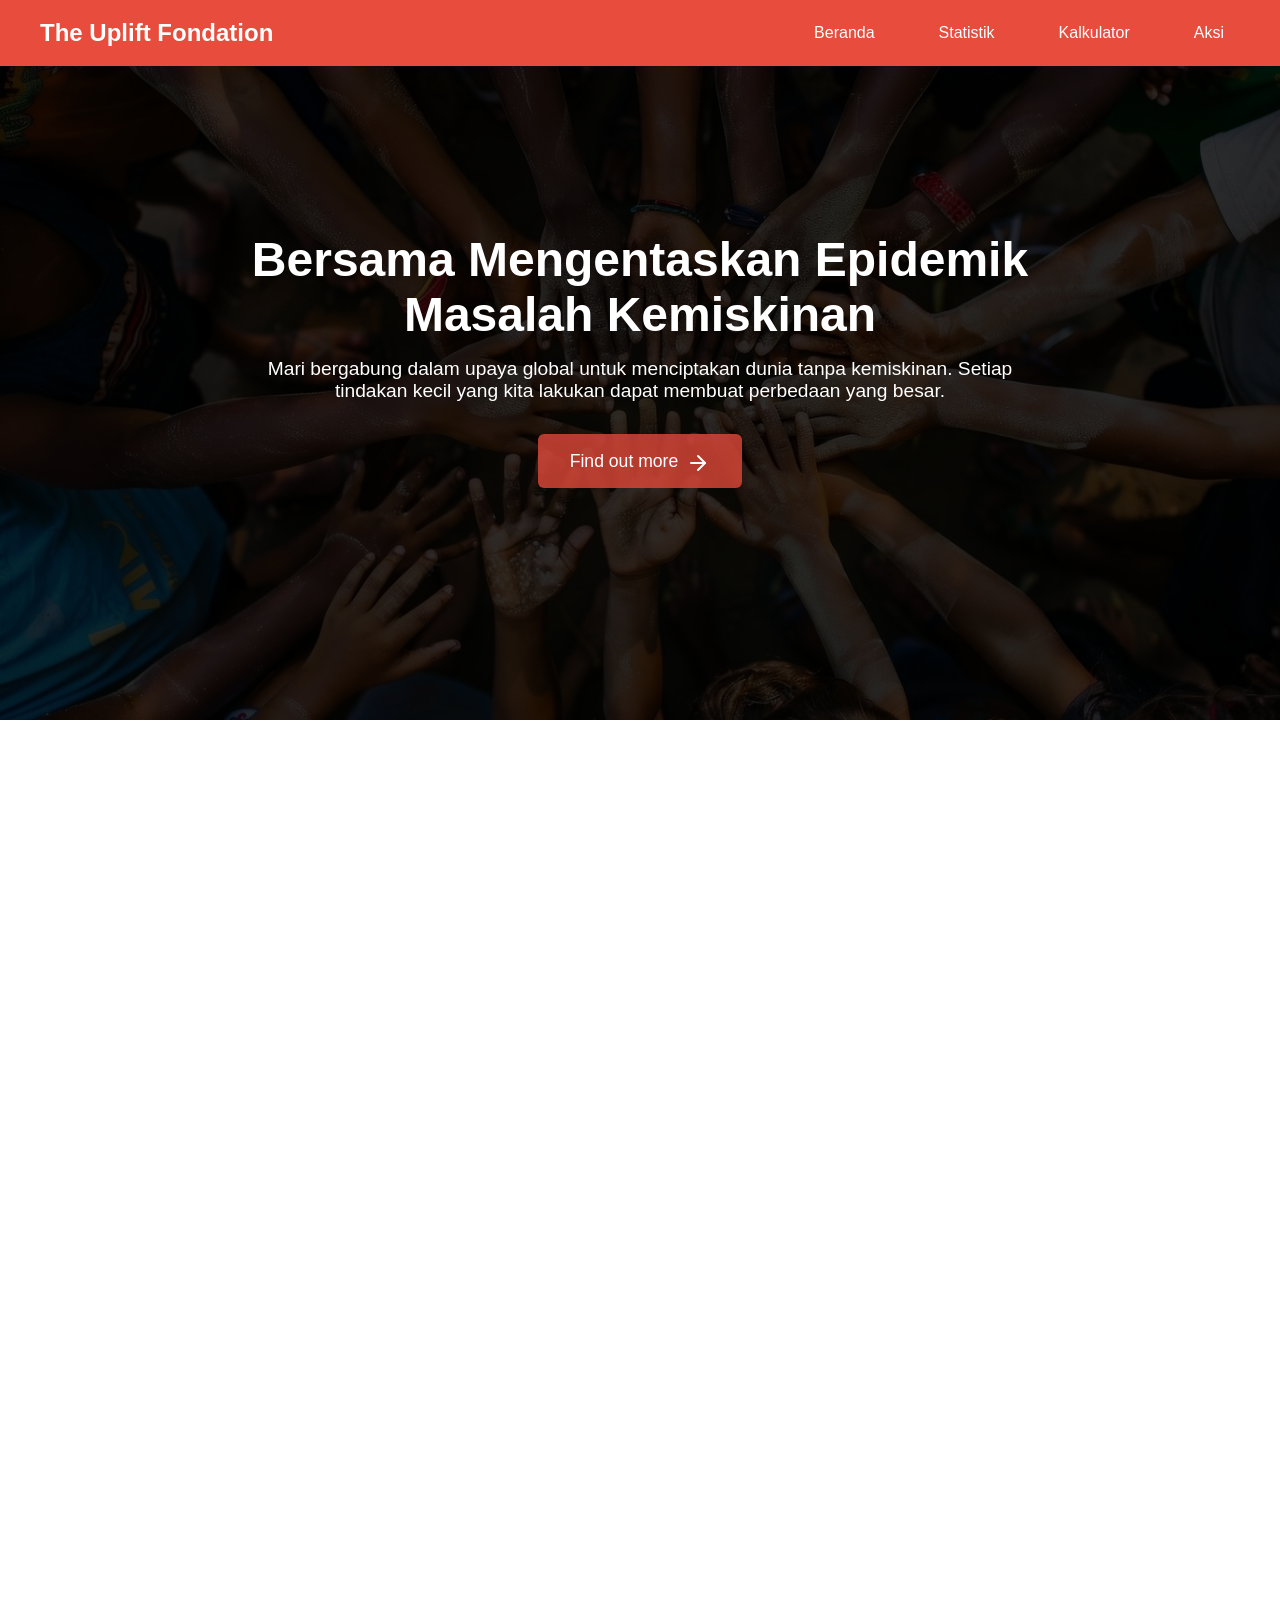
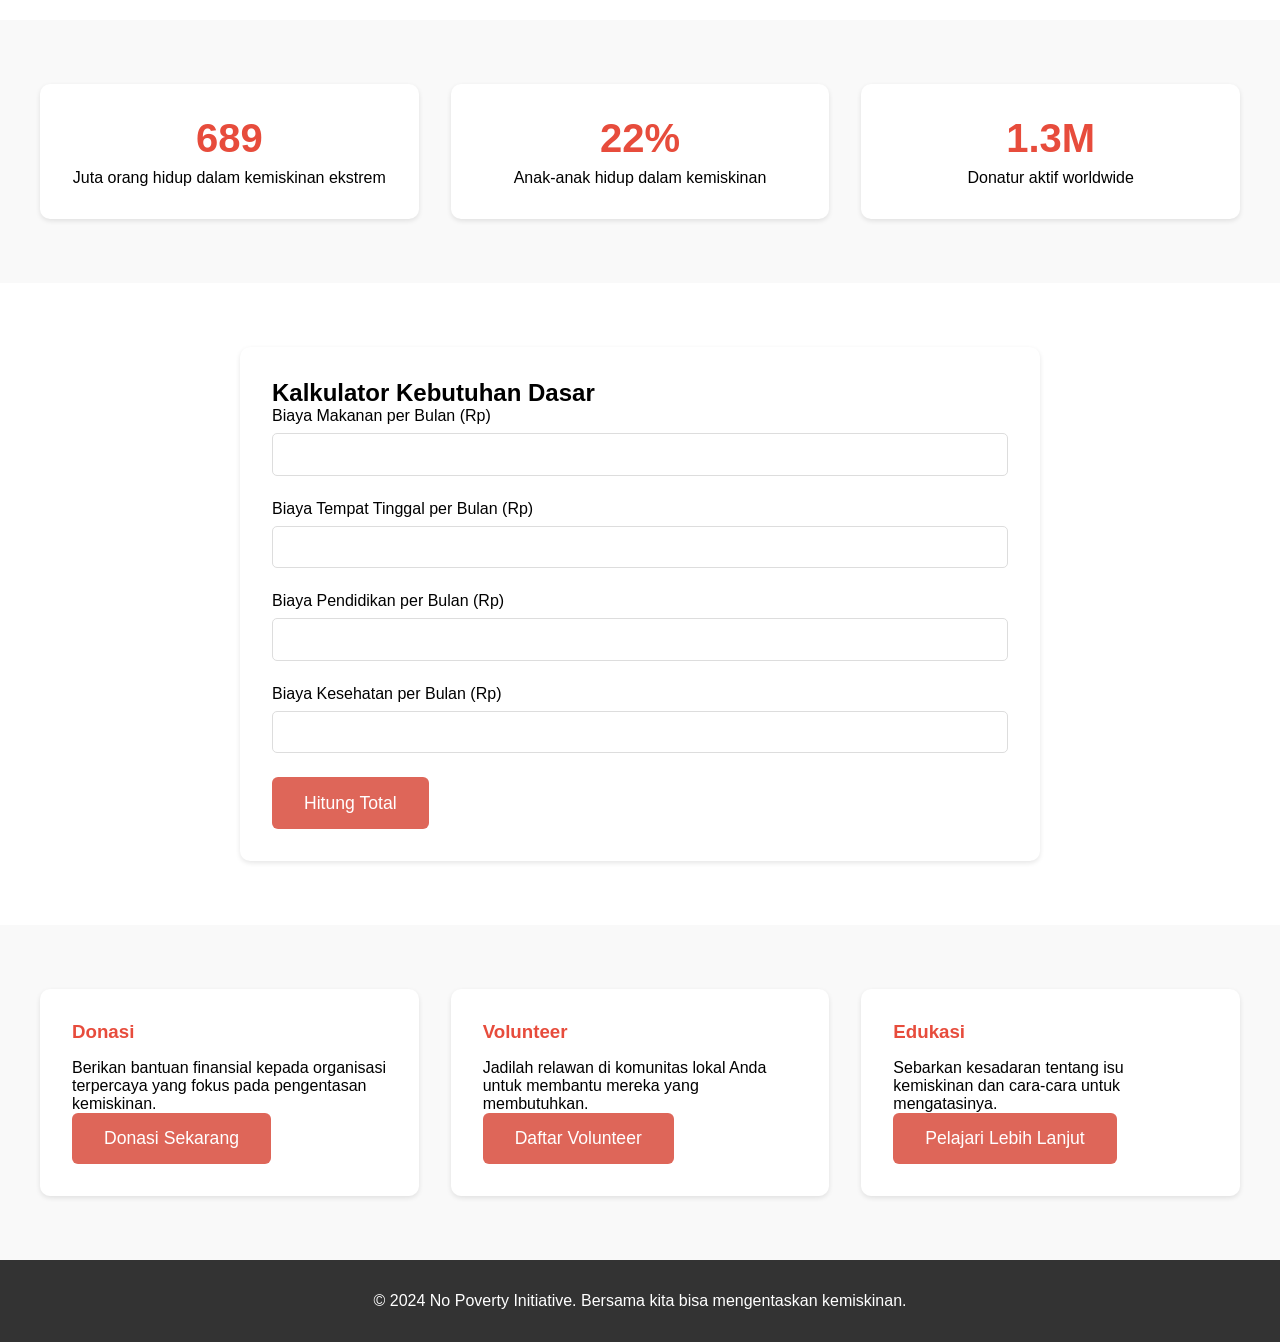
<file: aset/index.html>
<!DOCTYPE html>
<html lang="id">
<head>
    <meta charset="UTF-8">
    <meta name="viewport" content="width=device-width, initial-scale=1.0">
    <title>No Poverty - Edukasi Pengentasan Kemiskinan</title>
    <style>
        * {
            margin: 0;
            padding: 0;
            box-sizing: border-box;
            font-family: 'Segoe UI', Tahoma, Geneva, Verdana, sans-serif;
        }

        /* Navbar Styles */
        .navbar {
            padding: 1rem;
            position: fixed;
            width: 100%;
            top: 0;
            z-index: 1000;
            transition: all 0.3s ease;
        }

        .navbar-default {
            background-color: #e74c3c;
        }

        .navbar-scrolled {
            background-color: white;
            box-shadow: 0 2px 10px rgba(0,0,0,0.1);
        }

        .navbar-scrolled .logo {
            color: #e74c3c;
        }

        .nav-container {
            max-width: 1200px;
            margin: 0 auto;
            display: flex;
            justify-content: space-between;
            align-items: center;
        }

        .logo {
            color: white;
            font-size: 1.5rem;
            font-weight: bold;
            transition: all 0.3s ease;
        }

        .nav-links {
            display: flex;
            gap: 2rem;
        }

        .nav-links a {
            color: white;
            text-decoration: none;
            font-weight: 500;
            transition: all 0.3s ease;
            padding: 0.5rem 1rem;
            border-radius: 4px;
        }

        /* Hover effect untuk navbar default (merah) */
        .navbar-default .nav-links a:hover {
            background-color: rgba(255, 255, 255, 0.9);
            color: #e74c3c;
        }

        /* Hover effect untuk navbar scrolled (putih) */
        .navbar-scrolled .nav-links a {
            color: #333;
        }

        .navbar-scrolled .nav-links a:hover {
            background-color: #e74c3c;
            color: white;
        }

        /* Hero Section */
        .hero {
            height: 80vh;
            position: relative;
            display: flex;
            align-items: center;
            justify-content: center;
            text-align: center;
            color: white;
            padding: 1rem;
            overflow: hidden;
        }

        .hero-image {
            position: absolute;
            top: 0;
            left: 0;
            width: 100%;
            height: 100%;
            object-fit: cover;
            z-index: -2;
        }

        .hero-overlay {
            position: absolute;
            top: 0;
            left: 0;
            width: 100%;
            height: 100%;
            background-color: rgba(0, 0, 0, 0.820);
            z-index: -1;
        }

        .hero-content {
            max-width: 800px;
            position: relative;
            z-index: 1;
        }

        .hero h1 {
            font-size: 3rem;
            margin-bottom: 1rem;
        }

        .hero p {
            font-size: 1.2rem;
            margin-bottom: 2rem;
        }
        .cta-button {
            background-color: #d84737d3;
            color: white;
            padding: 0.95rem 2rem;
            border: none;
            border-radius: 6px;
            font-size: 1.1rem;
            cursor: pointer;
            text-decoration: none;
            display: inline-block;
        }
        .cta-button {
        display: inline-flex;
        align-items: center;
        gap: 0.5rem;
        transition: all 0.3s ease;
    }

    .cta-button .button-text {
        margin-right: -0.25rem; /* Horizontal alignment */
        position: relative;
        top: -2px; /* Slight vertical lift */
    }

    .arrow-icon {
        position: relative;
        top: 2px; /* Lower the arrow slightly */
        transition: transform 0.3s ease, color 0.3s ease;
    }

    .cta-button:hover {
        background-color: #f2f2f2;
        color: #e74c3c;
    }

    .cta-button:hover .arrow-icon {
        transform: translateX(5px);
        color: #e74c3c;
    }

    .blank-page {
        height: 100vh;
        background-color: #ffffff; /* Optional: you can change the background color */
        width: 100%;
    }
        /* Stats Section */
        .stats {
            padding: 4rem 1rem;
            background-color: #f9f9f9;
        }

        .stats-container {
            max-width: 1200px;
            margin: 0 auto;
            display: grid;
            grid-template-columns: repeat(auto-fit, minmax(250px, 1fr));
            gap: 2rem;
        }

        .stat-card {
            background: white;
            padding: 2rem;
            border-radius: 10px;
            text-align: center;
            box-shadow: 0 2px 5px rgba(0,0,0,0.1);
        }

        .stat-number {
            font-size: 2.5rem;
            color: #e74c3c;
            font-weight: bold;
            margin-bottom: 0.5rem;
        }

        /* Calculator Section */
        .calculator {
            padding: 4rem 1rem;
        }

        .calculator-container {
            max-width: 800px;
            margin: 0 auto;
            background: white;
            padding: 2rem;
            border-radius: 10px;
            box-shadow: 0 2px 5px rgba(0,0,0,0.1);
        }

        .form-group {
            margin-bottom: 1.5rem;
        }

        .form-group label {
            display: block;
            margin-bottom: 0.5rem;
            font-weight: 500;
        }

        .form-group input {
            width: 100%;
            padding: 0.8rem;
            border: 1px solid #ddd;
            border-radius: 5px;
        }

        /* Action Steps */
        .actions {
            padding: 4rem 1rem;
            background-color: #f9f9f9;
        }

        .actions-container {
            max-width: 1200px;
            margin: 0 auto;
            display: grid;
            grid-template-columns: repeat(auto-fit, minmax(300px, 1fr));
            gap: 2rem;
        }

        .action-card {
            background: white;
            padding: 2rem;
            border-radius: 10px;
            box-shadow: 0 2px 5px rgba(0,0,0,0.1);
        }

        .action-card h3 {
            color: #e74c3c;
            margin-bottom: 1rem;
        }

        /* Footer */
        footer {
            background-color: #333;
            color: white;
            padding: 2rem 1rem;
            text-align: center;
        }

        /* Responsive Design */
        @media (max-width: 768px) {
            .nav-links {
                display: none;
            }

            .hero h1 {
                font-size: 2rem;
            }

            .hero p {
                font-size: 1rem;
            }

            .stat-card {
                margin-bottom: 1rem;
            }
        }
    </style>
</head>
<body>
    <!-- Navbar -->
    <nav class="navbar navbar-default">
        <div class="nav-container">
            <div class="logo">The Uplift Fondation</div>
            <div class="nav-links">
                <a href="#home">Beranda</a>
                <a href="#stats">Statistik</a>
                <a href="calculator-page.html">Kalkulator</a>
                <a href="donation-page.html">Aksi</a>
            </div>
        </div>
    </nav>

    <!-- Hero Section -->
    <section class="hero" id="home">
        <img src="group-people-with-their-hands-together-circle_1085346-115488-transformed.jpeg" alt="Poverty Awareness" class="hero-image">
        <div class="hero-overlay"></div>
        <div class="hero-content">
            <h1>Bersama Mengentaskan Epidemik Masalah Kemiskinan</h1>
            <p>Mari bergabung dalam upaya global untuk menciptakan dunia tanpa kemiskinan. Setiap tindakan kecil yang kita lakukan dapat membuat perbedaan yang besar.</p>
            <a href="#actions" class="cta-button">
                Find out more 
                <svg xmlns="http://www.w3.org/2000/svg" width="24" height="24" viewBox="0 0 24 24" fill="none" stroke="currentColor" stroke-width="2" stroke-linecap="round" stroke-linejoin="round" class="arrow-icon">
                    <line x1="5" y1="12" x2="19" y2="12"></line>
                    <polyline points="12 5 19 12 12 19"></polyline>
                </svg>
            </a>
        </div>
    </section>

    <section class="blank-page">
        <!-- This section is intentionally left blank -->
    </section>
    <!-- Stats Section -->
    <section class="stats" id="stats">
        <div class="stats-container">
            <div class="stat-card">
                <div class="stat-number">689</div>
                <p>Juta orang hidup dalam kemiskinan ekstrem</p>
            </div>
            <div class="stat-card">
                <div class="stat-number">22%</div>
                <p>Anak-anak hidup dalam kemiskinan</p>
            </div>
            <div class="stat-card">
                <div class="stat-number">1.3M</div>
                <p>Donatur aktif worldwide</p>
            </div>
        </div>
    </section>

    <!-- Calculator Section -->
    <section class="calculator" id="calculator">
        <div class="calculator-container">
            <h2>Kalkulator Kebutuhan Dasar</h2>
            <form id="needs-calculator">
                <div class="form-group">
                    <label for="food">Biaya Makanan per Bulan (Rp)</label>
                    <input type="number" id="food" name="food" required>
                </div>
                <div class="form-group">
                    <label for="housing">Biaya Tempat Tinggal per Bulan (Rp)</label>
                    <input type="number" id="housing" name="housing" required>
                </div>
                <div class="form-group">
                    <label for="education">Biaya Pendidikan per Bulan (Rp)</label>
                    <input type="number" id="education" name="education" required>
                </div>
                <div class="form-group">
                    <label for="health">Biaya Kesehatan per Bulan (Rp)</label>
                    <input type="number" id="health" name="health" required>
                </div>
                <button type="submit" class="cta-button">Hitung Total</button>
            </form>
        </div>
    </section>

    <!-- Action Steps -->
    <section class="actions" id="actions">
        <div class="actions-container">
            <div class="action-card">
                <h3>Donasi</h3>
                <p>Berikan bantuan finansial kepada organisasi terpercaya yang fokus pada pengentasan kemiskinan.</p>
                <a href="#" class="cta-button">Donasi Sekarang</a>
            </div>
            <div class="action-card">
                <h3>Volunteer</h3>
                <p>Jadilah relawan di komunitas lokal Anda untuk membantu mereka yang membutuhkan.</p>
                <a href="#" class="cta-button">Daftar Volunteer</a>
            </div>
            <div class="action-card">
                <h3>Edukasi</h3>
                <p>Sebarkan kesadaran tentang isu kemiskinan dan cara-cara untuk mengatasinya.</p>
                <a href="#" class="cta-button">Pelajari Lebih Lanjut</a>
            </div>
        </div>
    </section>

    <!-- Footer -->
    <footer>
        <p>&copy; 2024 No Poverty Initiative. Bersama kita bisa mengentaskan kemiskinan.</p>
    </footer>

    <script>
        // Script untuk mengubah navbar saat di-scroll
        window.addEventListener('scroll', function() {
            const navbar = document.querySelector('.navbar');
            
            if (window.scrollY > 50) {
                navbar.classList.remove('navbar-default');
                navbar.classList.add('navbar-scrolled');
            } else {
                navbar.classList.add('navbar-default');
                navbar.classList.remove('navbar-scrolled');
            }
        });

        // Script untuk kalkulator
        document.getElementById('needs-calculator').addEventListener('submit', function(e) {
            e.preventDefault();
            
            const food = parseInt(document.getElementById('food').value);
            const housing = parseInt(document.getElementById('housing').value);
            const education = parseInt(document.getElementById('education').value);
            const health = parseInt(document.getElementById('health').value);
            
            const total = food + housing + education + health;
            
            alert(`Total Kebutuhan Dasar per Bulan: Rp ${total.toLocaleString('id-ID')}`);
        });
    </script>
</body>
</html>
</file>
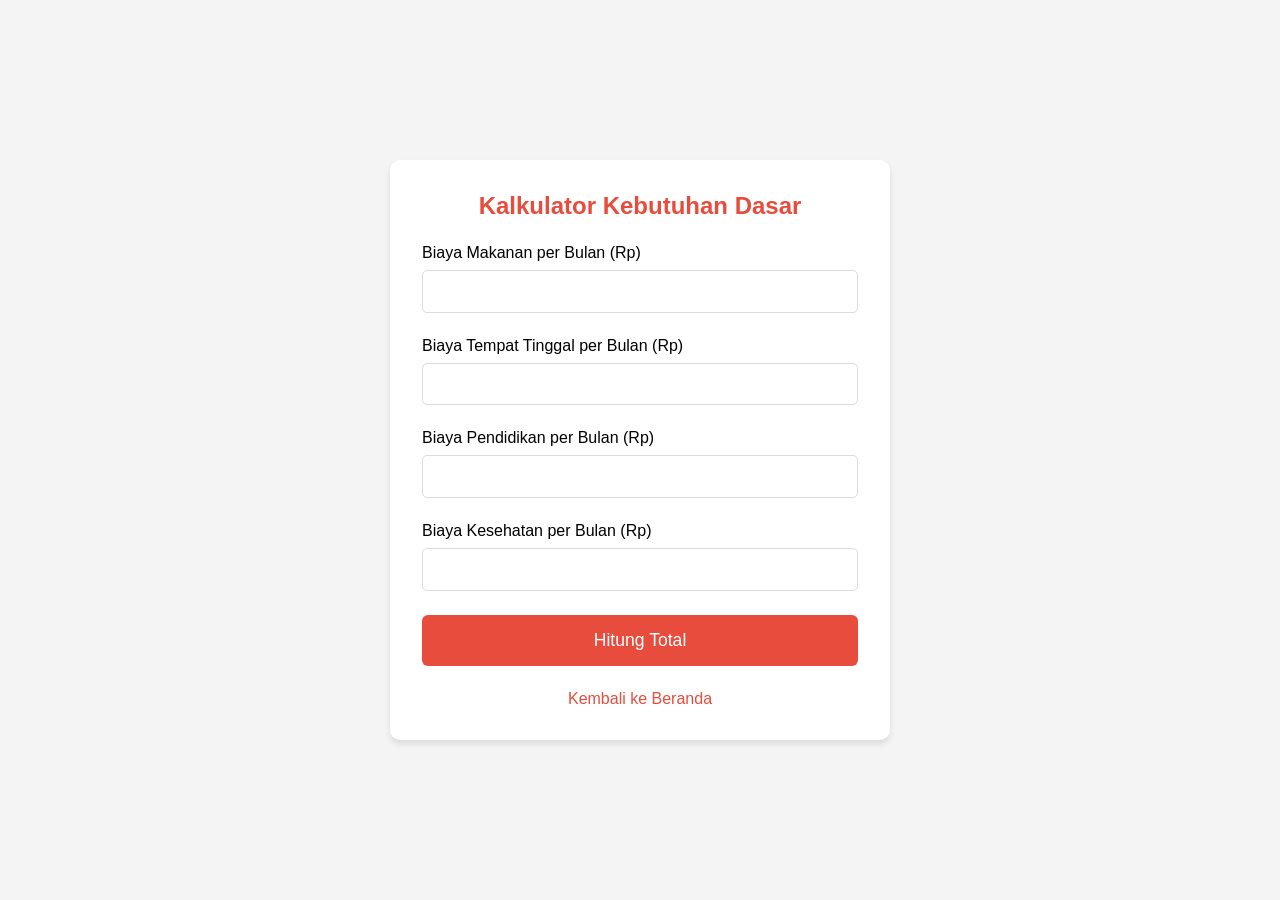
<file: aset/calculator.html>
<!DOCTYPE html>
<html lang="id">
<head>
    <meta charset="UTF-8">
    <meta name="viewport" content="width=device-width, initial-scale=1.0">
    <title>Kalkulator Kebutuhan Dasar - The Uplift Foundation</title>
    <style>
        * {
            margin: 0;
            padding: 0;
            box-sizing: border-box;
            font-family: 'Segoe UI', Tahoma, Geneva, Verdana, sans-serif;
        }

        body {
            background-color: #f4f4f4;
            display: flex;
            justify-content: center;
            align-items: center;
            min-height: 100vh;
            padding: 2rem;
        }

        .calculator-container {
            background-color: white;
            max-width: 500px;
            width: 100%;
            padding: 2rem;
            border-radius: 10px;
            box-shadow: 0 4px 6px rgba(0,0,0,0.1);
        }

        h2 {
            text-align: center;
            color: #e74c3c;
            margin-bottom: 1.5rem;
        }

        .form-group {
            margin-bottom: 1.5rem;
        }

        .form-group label {
            display: block;
            margin-bottom: 0.5rem;
            font-weight: 500;
        }

        .form-group input {
            width: 100%;
            padding: 0.8rem;
            border: 1px solid #ddd;
            border-radius: 5px;
        }

        .cta-button {
            width: 100%;
            background-color: #e74c3c;
            color: white;
            padding: 0.95rem 2rem;
            border: none;
            border-radius: 6px;
            font-size: 1.1rem;
            cursor: pointer;
            transition: background-color 0.3s ease;
        }

        .cta-button:hover {
            background-color: #c0392b;
        }

        #result {
            margin-top: 1.5rem;
            text-align: center;
            font-weight: bold;
            color: #333;
        }

        .back-link {
            display: block;
            text-align: center;
            margin-top: 1rem;
            color: #e74c3c;
            text-decoration: none;
        }
    </style>
</head>
<body>
    <div class="calculator-container">
        <h2>Kalkulator Kebutuhan Dasar</h2>
        <form id="needs-calculator">
            <div class="form-group">
                <label for="food">Biaya Makanan per Bulan (Rp)</label>
                <input type="number" id="food" name="food" required>
            </div>
            <div class="form-group">
                <label for="housing">Biaya Tempat Tinggal per Bulan (Rp)</label>
                <input type="number" id="housing" name="housing" required>
            </div>
            <div class="form-group">
                <label for="education">Biaya Pendidikan per Bulan (Rp)</label>
                <input type="number" id="education" name="education" required>
            </div>
            <div class="form-group">
                <label for="health">Biaya Kesehatan per Bulan (Rp)</label>
                <input type="number" id="health" name="health" required>
            </div>
            <button type="submit" class="cta-button">Hitung Total</button>
        </form>
        <div id="result"></div>
        <a href="index.html" class="back-link">Kembali ke Beranda</a>
    </div>

    <script>
        document.getElementById('needs-calculator').addEventListener('submit', function(e) {
            e.preventDefault();
            
            const food = parseInt(document.getElementById('food').value);
            const housing = parseInt(document.getElementById('housing').value);
            const education = parseInt(document.getElementById('education').value);
            const health = parseInt(document.getElementById('health').value);
            
            const total = food + housing + education + health;
            
            const resultDiv = document.getElementById('result');
            resultDiv.innerHTML = `Total Kebutuhan Dasar per Bulan: <br>Rp ${total.toLocaleString('id-ID')}`;
        });
    </script>
</body>
</html>
</file>
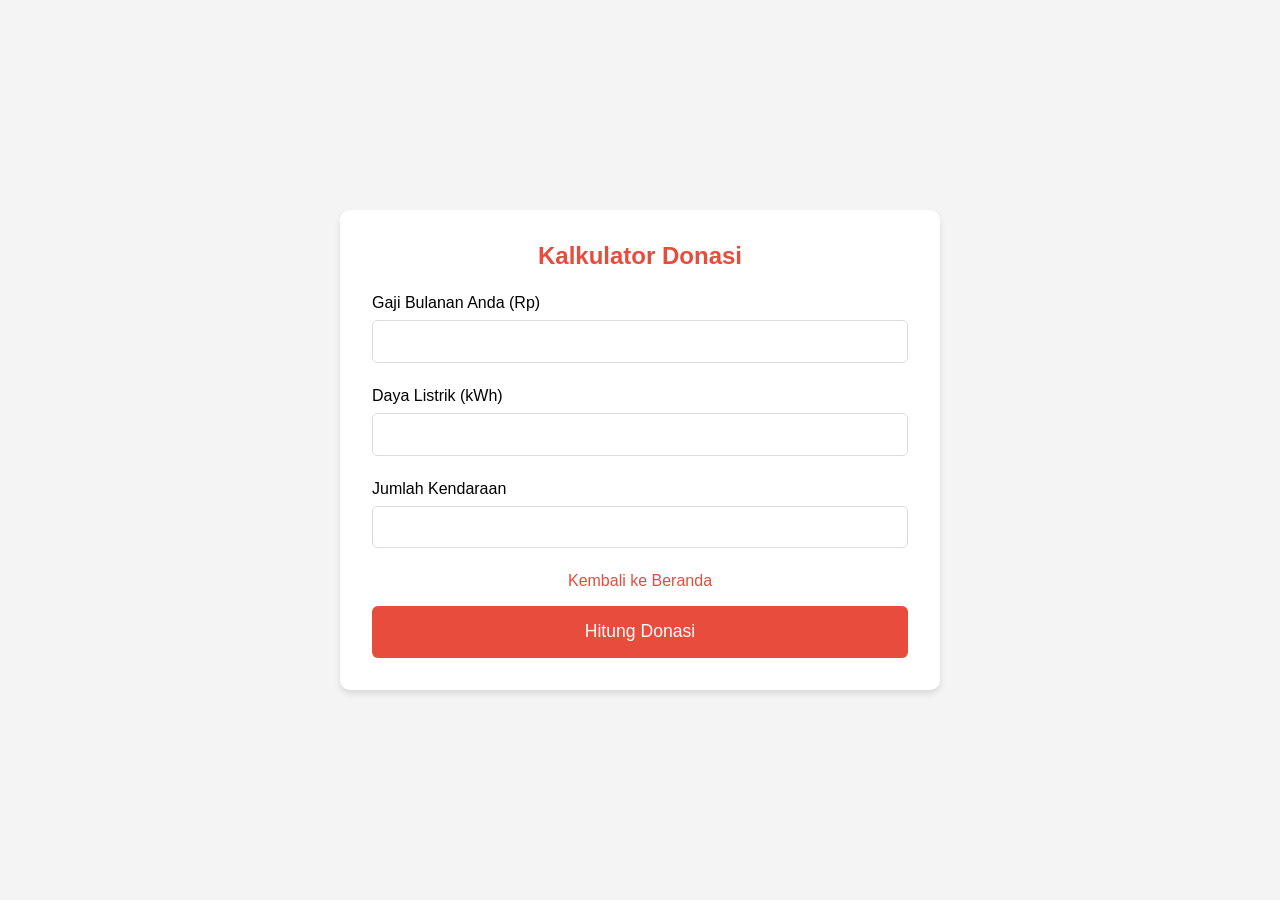
<file: WebDev/tugas WebDev/calculator-page.html>
<!DOCTYPE html>
<html lang="id">
<head>
    <meta charset="UTF-8">
    <meta name="viewport" content="width=device-width, initial-scale=1.0">
    <title>Kalkulator Kebutuhan Dasar & Zakat</title>
    <style>
        * {
            margin: 0;
            padding: 0;
            box-sizing: border-box;
            font-family: 'Segoe UI', Tahoma, Geneva, Verdana, sans-serif;
        }

        body {
            background-color: #f4f4f4;
            display: flex;
            justify-content: center;
            align-items: center;
            min-height: 100vh;
            padding: 2rem;
        }

        .calculator-container {
            background-color: white;
            max-width: 600px;
            width: 100%;
            padding: 2rem;
            border-radius: 10px;
            box-shadow: 0 4px 6px rgba(0,0,0,0.1);
        }

        h2 {
            text-align: center;
            color: #e74c3c;
            margin-bottom: 1.5rem;
        }

        .form-group {
            margin-bottom: 1.5rem;
        }

        .form-group label {
            display: block;
            margin-bottom: 0.5rem;
            font-weight: 500;
        }

        .form-group input {
            width: 100%;
            padding: 0.8rem;
            border: 1px solid #ddd;
            border-radius: 5px;
        }

        .cta-button {
            width: 100%;
            background-color: #e74c3c;
            color: white;
            padding: 0.95rem 2rem;
            border: none;
            border-radius: 6px;
            font-size: 1.1rem;
            cursor: pointer;
            transition: background-color 0.3s ease;
        }

        .cta-button:hover {
            background-color: #c0392b;
        }

        /* Popup style */
        .popup {
            display: none;
            position: fixed;
            top: 50%;
            left: 50%;
            transform: translate(-50%, -50%);
            background-color: #fff;
            padding: 2rem;
            box-shadow: 0 4px 6px rgba(0,0,0,0.2);
            border-radius: 8px;
            z-index: 1000;
            width: 520px; /* Increased width by 120px */
            text-align: center;
        }

        .popup p {
            font-weight: bold;
            color: #333;
            margin-bottom: 1.5rem;
            font-size: 1.1rem;
        }

        .popup .highlight {
            color: #e74c3c;
            font-size: 1.2rem;
        }

        .popup button {
            width: 100%;
            background-color: #e74c3c; /* Matching "Hitung Donasi" button color */
            color: white;
            padding: 0.95rem 2rem;
            border: none;
            border-radius: 6px;
            font-size: 1.1rem;
            cursor: pointer;
            transition: background-color 0.3s ease;
        }

        .popup button:hover {
            background-color: #c0392b; /* Matching hover color */
        }

        .back-link {
            display: block;
            text-align: center;
            margin-top: 1rem;
            color: #e74c3c;
            text-decoration: none;
        }

        /* Adding spacing between the buttons */
        .back-link {
            margin-bottom: 1rem; /* Space between "Back to Home" and "Donate" button */
        }
    </style>
</head>
<body>
    <div class="calculator-container">
        <h2>Kalkulator Donasi</h2>
        <form id="needs-calculator">
            <div class="form-group">
                <label for="salary">Gaji Bulanan Anda (Rp)</label>
                <input type="number" id="salary" name="salary" required>
            </div>
            <div class="form-group">
                <label for="electricity">Daya Listrik (kWh)</label>
                <input type="number" id="electricity" name="electricity" required>
            </div>
            <div class="form-group">
                <label for="vehicles">Jumlah Kendaraan</label>
                <input type="number" id="vehicles" name="vehicles" required>
            </div>
            <!-- Back to Home button moved here -->
            <a href="home-page.html" class="back-link">Kembali ke Beranda</a>
            <button type="submit" class="cta-button">Hitung Donasi</button>
        </form>
    </div>

    <!-- Popup window -->
    <div id="popup" class="popup">
        <p id="popup-result"></p>
        <button id="done-button">Done</button>
    </div>

    <script>
        // Function to format numbers as Rupiah
        function formatRupiah(amount) {
            return amount.toLocaleString('id-ID');
        }

        document.getElementById('needs-calculator').addEventListener('submit', function(e) {
            e.preventDefault();
            
            const salary = parseInt(document.getElementById('salary').value);
            const electricity = parseInt(document.getElementById('electricity').value);
            const vehicles = parseInt(document.getElementById('vehicles').value);
            
            let donationPercentage = 0.01; // Default 1%

            if (electricity > 1000 || vehicles > 3) {
                donationPercentage = 0.03; // Up to 3% if electricity is high or vehicles are many
            } else if (electricity > 500 || vehicles > 1) {
                donationPercentage = 0.02; // 2% for moderate usage
            }

            const donation = salary * donationPercentage;

            // Klasifikasi tingkat pendapatan
            let incomeLevel;
            if (salary < 4000000) {
                incomeLevel = "Menengah Bawah";
            } else if (salary >= 4000000 && salary < 6000000) {
                incomeLevel = "Menengah";
            } else {
                incomeLevel = "Menengah Atas";
            }

            // Prepare the result
            const resultText = `
                <p>Gaji Anda: <span class="highlight">Rp ${formatRupiah(salary)}</span> (${incomeLevel})</p>
                <p>Rekomendasi Donasi (${donationPercentage * 100}%): <span class="highlight">Rp ${formatRupiah(donation)}</span></p>
                <p>Anda termasuk dalam kategori: ${incomeLevel}</p>
                <p>Golongan Donasi: Rp ${formatRupiah(donation)}</p>
            `;
            
            // Show the popup
            const popup = document.getElementById('popup');
            const popupResult = document.getElementById('popup-result');
            popupResult.innerHTML = resultText;
            popup.style.display = 'block';
            
            // Hide the popup when "Done" is clicked
            document.getElementById('done-button').addEventListener('click', function() {
                popup.style.display = 'none';
            });
        });
    </script>
</body>
</html>
</file>
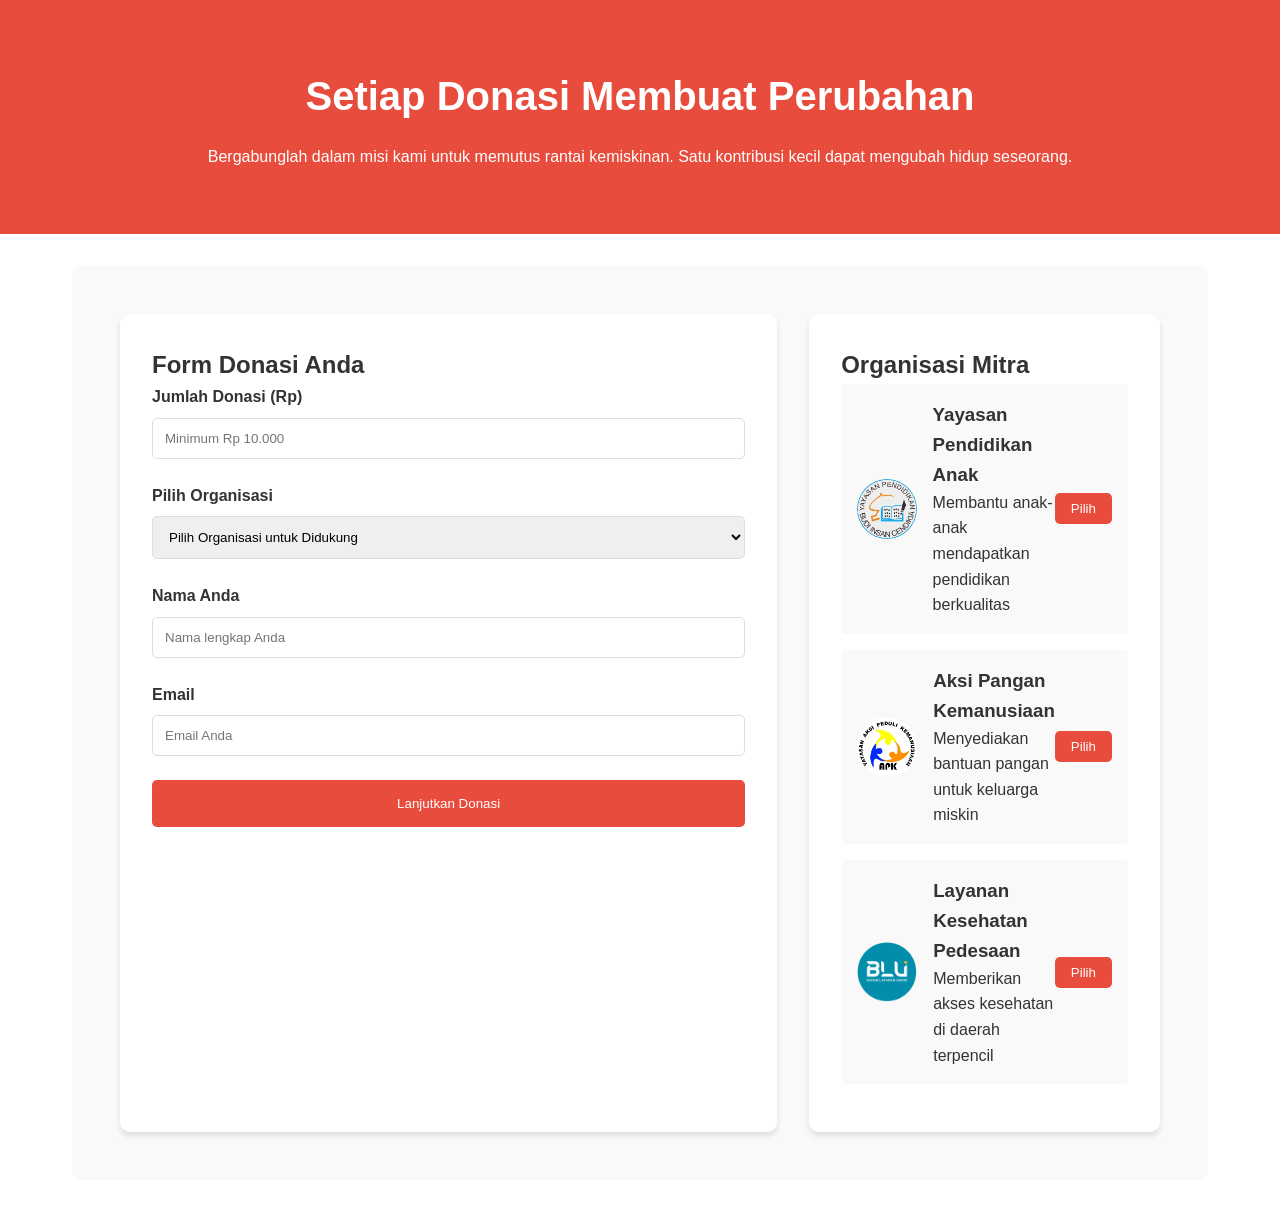
<file: WebDev/tugas WebDev/donation-page.html>
<!DOCTYPE html>
<html lang="id">
<head>
    <meta charset="UTF-8">
    <meta name="viewport" content="width=device-width, initial-scale=1.0">
    <title>Donasi Terintegrasi - The Uplift Foundation</title>
    <style>
        * {
            margin: 0;
            padding: 0;
            box-sizing: border-box;
            font-family: 'Segoe UI', Tahoma, Geneva, Verdana, sans-serif;
        }
        body {
            line-height: 1.6;
            color: #333;
        }
        .container {
            max-width: 1200px;
            margin: 0 auto;
            padding: 2rem;
        }
        .donation-hero {
            background-color: #e74c3c;
            color: white;
            text-align: center;
            padding: 4rem 2rem;
        }
        .donation-hero h1 {
            font-size: 2.5rem;
            margin-bottom: 1rem;
        }
        .donation-grid {
            display: grid;
            grid-template-columns: 2fr 1fr;
            gap: 2rem;
            background-color: #f9f9f9;
            padding: 3rem;
            border-radius: 10px;
        }
        .donation-form {
            background-color: white;
            padding: 2rem;
            border-radius: 10px;
            box-shadow: 0 4px 6px rgba(0,0,0,0.1);
        }
        .donation-organizations {
            background-color: white;
            padding: 2rem;
            border-radius: 10px;
            box-shadow: 0 4px 6px rgba(0,0,0,0.1);
        }
        .form-group {
            margin-bottom: 1.5rem;
        }
        .form-group label {
            display: block;
            margin-bottom: 0.5rem;
            font-weight: bold;
        }
        .form-group input, 
        .form-group select {
            width: 100%;
            padding: 0.75rem;
            border: 1px solid #ddd;
            border-radius: 5px;
        }
        .donation-button {
            width: 100%;
            padding: 1rem;
            background-color: #e74c3c;
            color: white;
            border: none;
            border-radius: 5px;
            cursor: pointer;
            transition: background-color 0.3s ease;
        }
        .donation-button:hover {
            background-color: #c0392b;
        }
        .org-list {
            list-style-type: none;
        }
        .org-item {
            display: flex;
            align-items: center;
            margin-bottom: 1rem;
            padding:1rem;
            background-color: #f9f9f9;
            border-radius: 5px;
        }
        .org-item img {
            width: 60px;
            height: 60px;
            border-radius: 50%;
            margin-right: 1rem;
        }
        .org-details {
            flex-grow: 1;
        }
        .org-select {
            background-color: #e74c3c;
            color: white;
            border: none;
            padding: 0.5rem 1rem;
            border-radius: 5px;
            cursor: pointer;
        }

        /* Popup styles */
        .popup-overlay {
            display: none;
            position: fixed;
            top: 0;
            left: 0;
            width: 100%;
            height: 100%;
            background-color: rgba(0, 0, 0, 0.7);
            z-index: 1000;
            justify-content: center;
            align-items: center;
        }

        .popup-content {
            background-color: white;
            padding: 2rem;
            border-radius: 10px;
            text-align: center;
            max-width: 400px;
            width: 90%;
            display: flex;
            flex-direction: column;
            align-items: center;
        }

        .qr-code {
            width: 200px;  /* Base width */
            height: 300px; /* Height = 1.5 * width for 2:3 ratio */
            object-fit: contain;
            margin: 1.5rem 0; /* Increased margin for better spacing */
        }

        .done-button {
            display: inline-block;
            padding: 0.75rem 2rem;
            background-color: #e74c3c;
            color: white;
            border: none;
            border-radius: 5px;
            cursor: pointer;
            font-size: 1.1rem;
            margin-top: 1.5rem; /* Increased spacing between QR and button */
        }

        .done-button:hover {
            background-color: #c0392b;
        }
    </style>
</head>
<body>
    <div class="donation-hero">
        <h1>Setiap Donasi Membuat Perubahan</h1>
        <p>Bergabunglah dalam misi kami untuk memutus rantai kemiskinan. Satu kontribusi kecil dapat mengubah hidup seseorang.</p>
    </div>

    <div class="container">
        <div class="donation-grid">
            <div class="donation-form">
                <h2>Form Donasi Anda</h2>
                <form id="donationForm">
                    <div class="form-group">
                        <label for="donationAmount">Jumlah Donasi (Rp)</label>
                        <input type="text" id="donationAmount" name="donationAmount" required placeholder="Minimum Rp 10.000">
                        <small id="donationError" style="color: red; display: none;">Nominal donasi harus minimal Rp 10.000</small>
                    </div>                    
                    <div class="form-group">
                        <label for="organizationSelect">Pilih Organisasi</label>
                        <select id="organizationSelect" name="organizationSelect" required>
                            <option value="">Pilih Organisasi untuk Didukung</option>
                            <option value="yayasan-pendidikan">Yayasan Pendidikan Anak</option>
                            <option value="aksi-pangan">Aksi Pangan Kemanusiaan</option>
                            <option value="kesehatan-desa">Layanan Kesehatan Pedesaan</option>
                        </select>
                    </div>
                    <div class="form-group">
                        <label for="donorName">Nama Anda</label>
                        <input type="text" id="donorName" name="donorName" required placeholder="Nama lengkap Anda">
                    </div>
                    <div class="form-group">
                        <label for="donorEmail">Email</label>
                        <input type="email" id="donorEmail" name="donorEmail" required placeholder="Email Anda">
                    </div>
                    <button type="submit" class="donation-button">Lanjutkan Donasi</button>
                </form>
            </div>
            <div class="donation-organizations">
                <h2>Organisasi Mitra</h2>
                <ul class="org-list">
                    <li class="org-item">
                        <img src="logo-YPBIC-low-res.png" alt="Yayasan Pendidikan Anak">
                        <div class="org-details">
                            <h3>Yayasan Pendidikan Anak</h3>
                            <p>Membantu anak-anak mendapatkan pendidikan berkualitas</p>
                        </div>
                        <button class="org-select" data-org-value="yayasan-pendidikan">Pilih</button>
                    </li>
                    <li class="org-item">
                        <img src="images.png" alt="Aksi Pangan Kemanusiaan">
                        <div class="org-details">
                            <h3>Aksi Pangan Kemanusiaan</h3>
                            <p>Menyediakan bantuan pangan untuk keluarga miskin</p>
                        </div>
                        <button class="org-select" data-org-value="aksi-pangan">Pilih</button>
                    </li>
                    <li class="org-item">
                        <img src="badan-layanan-umum.png" alt="Layanan Kesehatan Pedesaan">
                        <div class="org-details">
                            <h3>Layanan Kesehatan Pedesaan</h3>
                            <p>Memberikan akses kesehatan di daerah terpencil</p>
                        </div>
                        <button class="org-select" data-org-value="kesehatan-desa">Pilih</button>
                    </li>
                </ul>
            </div>
        </div>
    </div>

    <!-- Popup QR Code -->
    <div class="popup-overlay" id="qrPopup">
        <div class="popup-content">
            <h2>Scan untuk Melakukan Pembayaran</h2>
            <img src="qris.jpg" alt="QR Code" class="qr-code" id="qrImage">
            <button class="done-button" id="downloadQrButton">Unduh QR</button>
            <button class="done-button" id="doneButton">Done</button>
        </div>
    </div>

    <script>
        // Format angka donasi
        const donationAmountInput = document.getElementById('donationAmount');
    const donationError = document.getElementById('donationError');
    donationAmountInput.addEventListener('input', function () {
        let value = donationAmountInput.value.replace(/\./g, '');
        if (!isNaN(value) && value !== '') {
            donationAmountInput.value = Number(value).toLocaleString('id-ID');
            if (Number(value) < 10000) {
                donationError.style.display = 'block';
            } else {
                donationError.style.display = 'none';
            }
        } else {
            donationAmountInput.value = '';
            donationError.style.display = 'none';
        }
    });
     // Validasi sebelum submit
    document.getElementById('donationForm').addEventListener('submit', function (e) {
        const rawValue = donationAmountInput.value.replace(/\./g, '');
        if (Number(rawValue) < 10000) {
            e.preventDefault();
            donationError.style.display = 'block';
            return false;
        }
        donationError.style.display = 'none';
        document.getElementById('qrPopup').style.display = 'flex';
    });
        // Pilih organisasi otomatis
        document.querySelectorAll('.org-select').forEach(button => {
            button.addEventListener('click', function () {
                const orgValue = this.dataset.orgValue;
                document.getElementById('organizationSelect').value = orgValue;
            });
        });

        // Tampilkan popup QR code
        document.getElementById('donationForm').addEventListener('submit', function (e) {
            e.preventDefault();
            document.getElementById('qrPopup').style.display = 'flex';
        });

        // Tutup popup dan reset form
        document.getElementById('doneButton').addEventListener('click', function () {
            document.getElementById('qrPopup').style.display = 'none';
            document.getElementById('donationForm').reset();
        });

        // Unduh QR code
        document.getElementById('downloadQrButton').addEventListener('click', function () {
            const qrImage = document.getElementById('qrImage');
            const qrSrc = qrImage.src;
            const link = document.createElement('a');
            link.href = qrSrc;
            link.download = 'QR_Payment_Code.jpg';
            document.body.appendChild(link);
            link.click();
            document.body.removeChild(link);
        });
    </script>
</body>
</html>
</file>
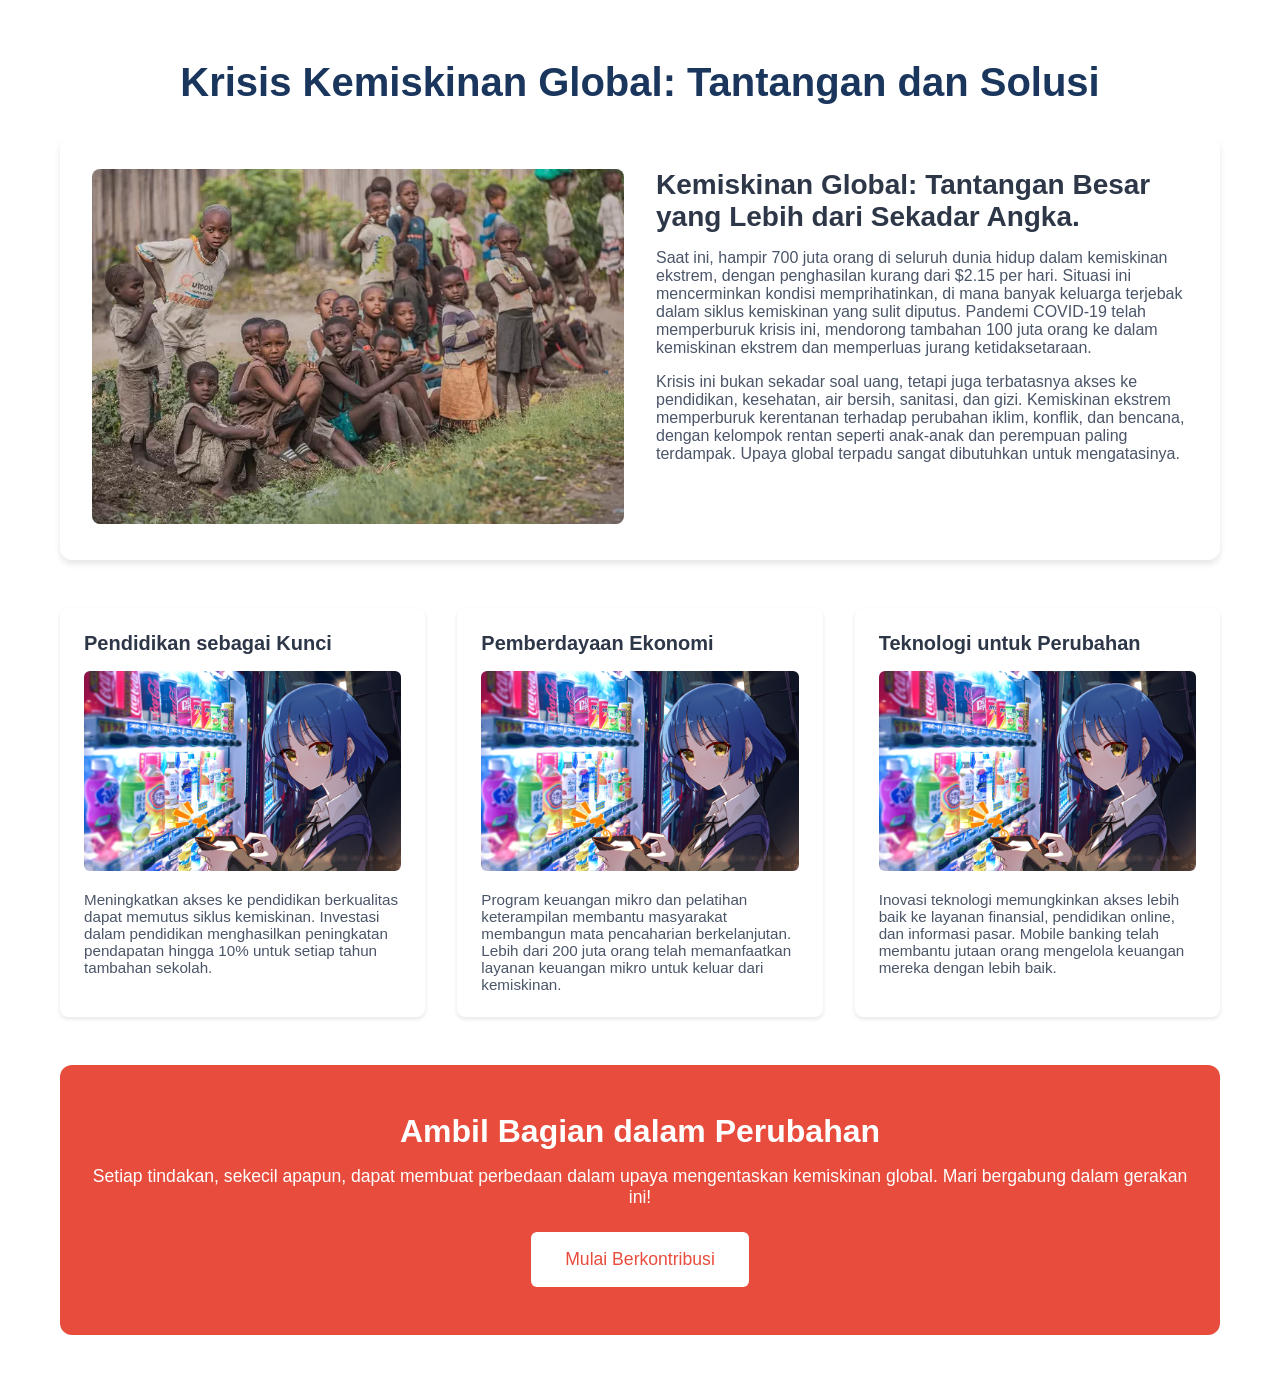
<file: WebDev/tugas WebDev/testtt.html>
<!DOCTYPE html>
<html lang="en">
<head>
    <meta charset="UTF-8">
    <meta name="viewport" content="width=device-width, initial-scale=1.0">
    <title>Document</title>
</head>
<style>
    /* ======== GLOBAL RESET & BASE STYLES START ======== */
* {
    margin: 0;
    padding: 0;
    box-sizing: border-box;
    font-family: 'Segoe UI', Tahoma, Geneva, Verdana, sans-serif;
}
/* ======== GLOBAL RESET & BASE STYLES END ======== */

/* ======== CONTAINER STYLES START ======== */
.container {
    max-width: 1200px;
    margin: 0 auto;
    padding: 20px;
}
/* ======== CONTAINER STYLES END ======== */

/* ======== NAVBAR STYLES START ======== */
.navbar {
    padding: 1rem;
    position: fixed;
    width: 100%;
    top: 0;
    z-index: 1000;
    transition: all 0.3s ease;
}

.navbar-default {
    background-color: #e74c3c;
}

.navbar-scrolled {
    background-color: white;
    box-shadow: 0 2px 10px rgba(0,0,0,0.1);
}

.navbar-scrolled .logo {
    color: #e74c3c;
}

.nav-container {
    max-width: 1200px;
    margin: 0 auto;
    display: flex;
    justify-content: space-between;
    align-items: center;
}

.logo {
    color: white;
    font-size: 1.5rem;
    font-weight: bold;
    transition: all 0.3s ease;
}

.nav-links {
    display: flex;
    gap: 1.3rem;
    font-size: 1.15rem;
}

.nav-links a {
    color: white;
    text-decoration: none;
    font-weight: 500;
    transition: all 0.3s ease;
    padding: 0.5rem 1rem;
    border-radius: 4px;
}

.navbar-default .nav-links a:hover {
    background-color: rgba(255, 255, 255, 0.9);
    color: #e74c3c;
}

.navbar-scrolled .nav-links a {
    color: #333;
}

.navbar-scrolled .nav-links a:hover {
    background-color: #e74c3c;
    color: white;
}
/* ======== NAVBAR STYLES END ======== */

/* ======== HERO SECTION STYLES START ======== */
.hero {
    height: 85vh;
    position: relative;
    display: flex;
    align-items: center;
    justify-content: center;
    text-align: center;
    color: white;
    padding: 1rem;
    overflow: hidden;
}

.hero-image {
    position: absolute;
    top: 0;
    left: 0;
    width: 100%;
    height: 100%;
    object-fit: cover;
    z-index: -2;
}

.hero-overlay {
    position: absolute;
    top: 0;
    left: 0;
    width: 100%;
    height: 100%;
    background-color: rgba(0, 0, 0, 0.650);
    z-index: -1;
}

.hero-content {
    max-width: 800px;
    position: relative;
    z-index: 1;
}

.hero h1 {
    font-size: 3rem;
    margin-bottom: 1rem;
}

.hero p {
    font-size: 1.2rem;
    margin-bottom: 2rem;
}
/* ======== HERO SECTION STYLES END ======== */

/* ======== NEWS SECTION STYLES START ======== */
.news-section {
    padding: 40px 0;
}

.section-title {
    font-size: 2.5rem;
    text-align: center;
    margin-bottom: 2rem;
    color: #1a365d;
}

.main-article {
    display: grid;
    grid-template-columns: 1fr;
    gap: 2rem;
    margin-bottom: 3rem;
    background: white;
    padding: 2rem;
    border-radius: 12px;
    box-shadow: 0 4px 6px rgba(0, 0, 0, 0.1);
}

.main-article img {
    width: 100%;
    height: auto;
    border-radius: 8px;
    object-fit: cover;
}

.article-content h3 {
    font-size: 1.75rem;
    color: #2d3748;
    margin-bottom: 1rem;
}

.article-content p {
    margin-bottom: 1rem;
    color: #4a5568;
}
/* ======== NEWS SECTION STYLES END ======== */

/* ======== SOLUTIONS GRID STYLES START ======== */
.solutions-grid {
    display: grid;
    grid-template-columns: 1fr;
    gap: 2rem;
    margin-bottom: 3rem;
}

.solution-card {
    background: white;
    padding: 1.5rem;
    border-radius: 8px;
    box-shadow: 0 2px 4px rgba(0, 0, 0, 0.1);
    transition: transform 0.3s ease;
}

.solution-card:hover {
    transform: translateY(-5px);
}

.solution-card h4 {
    font-size: 1.25rem;
    color: #2d3748;
    margin-bottom: 1rem;
}

.solution-card img {
    width: 100%;
    height: 200px;
    object-fit: cover;
    border-radius: 6px;
    margin-bottom: 1rem;
}

.solution-card p {
    color: #4a5568;
    font-size: 0.95rem;
}
/* ======== SOLUTIONS GRID STYLES END ======== */

/* ======== STATS SECTION STYLES START ======== */
.stats {
    padding: 4rem 1rem;
    background-color: #f9f9f9;
}

.stats-container {
    max-width: 1200px;
    margin: 0 auto;
    display: grid;
    grid-template-columns: repeat(auto-fit, minmax(250px, 1fr));
    gap: 2rem;
}

.stat-card {
    background: white;
    padding: 2rem;
    border-radius: 10px;
    text-align: center;
    box-shadow: 0 2px 5px rgba(0,0,0,0.1);
}

.stat-number {
    font-size: 2.5rem;
    color: #e74c3c;
    font-weight: bold;
    margin-bottom: 0.5rem;
}
/* ======== STATS SECTION STYLES END ======== */

/* ======== CALCULATOR SECTION STYLES START ======== */
.calculator {
    padding: 4rem 1rem;
}

.calculator-container {
    max-width: 800px;
    margin: 0 auto;
    background: white;
    padding: 2rem;
    border-radius: 10px;
    box-shadow: 0 2px 5px rgba(0,0,0,0.1);
}

.calculator-container h2 {
    margin-bottom: 2rem;
    color: #2d3748;
    text-align: center;
}

.form-group {
    margin-bottom: 1.5rem;
}

.form-group label {
    display: block;
    margin-bottom: 0.5rem;
    font-weight: 500;
    color: #4a5568;
}

.form-group input {
    width: 100%;
    padding: 0.8rem;
    border: 1px solid #ddd;
    border-radius: 5px;
    font-size: 1rem;
}

.form-group input:focus {
    outline: none;
    border-color: #e74c3c;
    box-shadow: 0 0 0 2px rgba(231, 76, 60, 0.1);
}
/* ======== CALCULATOR SECTION STYLES END ======== */

/* ======== ACTIONS SECTION STYLES START ======== */
.actions {
    padding: 4rem 1rem;
    background-color: #f9f9f9;
}

.actions-container {
    max-width: 1200px;
    margin: 0 auto;
    display: grid;
    grid-template-columns: repeat(auto-fit, minmax(300px, 1fr));
    gap: 2rem;
}

.action-card {
    background: white;
    padding: 2rem;
    border-radius: 10px;
    box-shadow: 0 2px 5px rgba(0,0,0,0.1);
}

.action-card h3 {
    color: #e74c3c;
    margin-bottom: 1rem;
    font-size: 1.5rem;
}

.action-card p {
    margin-bottom: 1.5rem;
    color: #4a5568;
}
/* ======== ACTIONS SECTION STYLES END ======== */

/* ======== CALL TO ACTION STYLES START ======== */
.call-to-action {
    background: #e74c3c;
    color: white;
    padding: 3rem 2rem;
    text-align: center;
    border-radius: 12px;
    margin-top: 2rem;
}

.call-to-action h3 {
    font-size: 2rem;
    margin-bottom: 1rem;
}

.call-to-action p {
    margin-bottom: 1.5rem;
    font-size: 1.1rem;
}
/* ======== CALL TO ACTION STYLES END ======== */

/* ======== STANDARDIZED BUTTON STYLES START ======== */
.cta-button {
    background-color: #e74c3c;
    color: white;
    padding: 0.95rem 2rem;
    border: none;
    border-radius: 6px;
    font-size: 1.1rem;
    cursor: pointer;
    text-decoration: none;
    display: inline-flex;
    align-items: center;
    gap: 0.5rem;
    transition: all 0.3s ease; /* Smooth transition for all properties */
}

.cta-button .button-text {
    margin-right: -0.25rem;
    position: relative;
    top: -2px;
}

.arrow-icon {
    position: relative;
    top: 2px;
    transition: transform 0.3s ease;
}

.cta-button:hover {
    background-color: white;
    color: #e74c3c;
    box-shadow: 0 4px 8px rgba(231, 76, 60, 0.2);
    transform: translateY(-2px);
}

.cta-button:hover .arrow-icon {
    transform: translateX(5px);
}

/* Call to action section button override */
.call-to-action .cta-button {
    background-color: white;
    color: #e74c3c;
    border: 2px solid transparent;
}

.call-to-action .cta-button:hover {
    background-color: #e74c3c;
    color: white;
    border: 2px solid white;
}

/* Calculator submit button */
.calculator-container .cta-button {
    width: 100%;
    justify-content: center;
    transition: all 0.3s ease;
}

.calculator-container .cta-button:hover {
    background-color: white;
    color: #e74c3c;
    border: 2px solid #e74c3c;
}

/* Action card buttons */
.action-card .cta-button {
    background-color: #e74c3c;
    color: white;
    width: 100%;
    justify-content: center;
    transition: all 0.3s ease;
}

.action-card .cta-button:hover {
    background-color: white;
    color: #e74c3c;
    border: 2px solid #e74c3c;
    box-shadow: 0 4px 8px rgba(231, 76, 60, 0.2);
}
/* ======== STANDARDIZED BUTTON STYLES END ======== */

/* ======== FOOTER STYLES START ======== */
footer {
    background-color: #333;
    color: white;
    padding: 2rem 1rem;
    text-align: center;
}
/* ======== FOOTER STYLES END ======== */

/* ======== ANIMATION STYLES START ======== */
@keyframes fadeIn {
    from { 
        opacity: 0; 
        transform: translateY(20px); 
    }
    to { 
        opacity: 1; 
        transform: translateY(0); 
    }
}

.main-article,
.solution-card {
    animation: fadeIn 0.6s ease-out forwards;
}

.solution-card:nth-child(2) {
    animation-delay: 0.2s;
}

.solution-card:nth-child(3) {
    animation-delay: 0.4s;
}
/* ======== ANIMATION STYLES END ======== */

/* ======== RESPONSIVE STYLES START ======== */
@media (min-width: 768px) {
    .main-article {
        grid-template-columns: 1fr 1fr;
    }

    .solutions-grid {
        grid-template-columns: repeat(3, 1fr);
    }
}

@media (max-width: 768px) {
    .nav-links {
        display: none;
    }

    .hero h1 {
        font-size: 2rem;
    }

    .hero p {
        font-size: 1rem;
    }

    .section-title {
        font-size: 2rem;
    }

    .main-article h3 {
        font-size: 1.5rem;
    }

    .call-to-action h3 {
        font-size: 1.75rem;
    }

    .stat-card {
        margin-bottom: 1rem;
    }
}

@media (max-width: 640px) {
    .cta-button {
        padding: 0.8rem 1.5rem;
        font-size: 1rem;
    }
}
/* ======== RESPONSIVE STYLES END ======== */
</style>
<body>
    <section class="news-section">
        <div class="container">
            <h2 class="section-title">Krisis Kemiskinan Global: Tantangan dan Solusi</h2>
            
            <article class="main-article">
                <div class="article-image">
                    <img src="Republik-Demokratik-Kongo-merupakan-salah-satu-negara-termiskin-di-dunia-3117772322 (1).jpg" alt="Global Poverty Crisis">
                </div>
                <div class="article-content">
                    <h3>Kemiskinan Global: Tantangan Besar yang Lebih dari Sekadar Angka.</h3>
                    <p>
                        Saat ini, hampir 700 juta orang di seluruh dunia hidup dalam kemiskinan ekstrem, dengan penghasilan kurang dari $2.15 per hari. Situasi ini mencerminkan kondisi memprihatinkan, di mana banyak keluarga terjebak dalam siklus kemiskinan yang sulit diputus. Pandemi COVID-19 telah memperburuk krisis ini, mendorong tambahan 100 juta orang ke dalam kemiskinan ekstrem dan memperluas jurang ketidaksetaraan.
                    </p>
                    <p>
                        Krisis ini bukan sekadar soal uang, tetapi juga terbatasnya akses ke pendidikan, kesehatan, air bersih, sanitasi, dan gizi. Kemiskinan ekstrem memperburuk kerentanan terhadap perubahan iklim, konflik, dan bencana, dengan kelompok rentan seperti anak-anak dan perempuan paling terdampak. Upaya global terpadu sangat dibutuhkan untuk mengatasinya.
                    </p>
                </div>
            </article>

            <div class="solutions-grid">
                <div class="solution-card">
                    <h4>Pendidikan sebagai Kunci</h4>
                    <img src="1293921.png" alt="Education Solution">
                    <p>
                        Meningkatkan akses ke pendidikan berkualitas dapat memutus siklus kemiskinan. Investasi dalam pendidikan menghasilkan peningkatan pendapatan hingga 10% untuk setiap tahun tambahan sekolah.
                    </p>
                </div>

                <div class="solution-card">
                    <h4>Pemberdayaan Ekonomi</h4>
                    <img src="1293921.png" alt="Economic Empowerment">
                    <p>
                        Program keuangan mikro dan pelatihan keterampilan membantu masyarakat membangun mata pencaharian berkelanjutan. Lebih dari 200 juta orang telah memanfaatkan layanan keuangan mikro untuk keluar dari kemiskinan.
                    </p>
                </div>

                <div class="solution-card">
                    <h4>Teknologi untuk Perubahan</h4>
                    <img src="1293921.png" alt="Technology Solution">
                    <p>
                        Inovasi teknologi memungkinkan akses lebih baik ke layanan finansial, pendidikan online, dan informasi pasar. Mobile banking telah membantu jutaan orang mengelola keuangan mereka dengan lebih baik.
                    </p>
                </div>
            </div>

            <div class="call-to-action">
                <h3>Ambil Bagian dalam Perubahan</h3>
                <p>
                    Setiap tindakan, sekecil apapun, dapat membuat perbedaan dalam upaya mengentaskan kemiskinan global. Mari bergabung dalam gerakan ini!
                </p>
                <a href="#" class="cta-button">Mulai Berkontribusi</a>
            </div>
        </div>
    </section>
</body>
</html>
</file>
